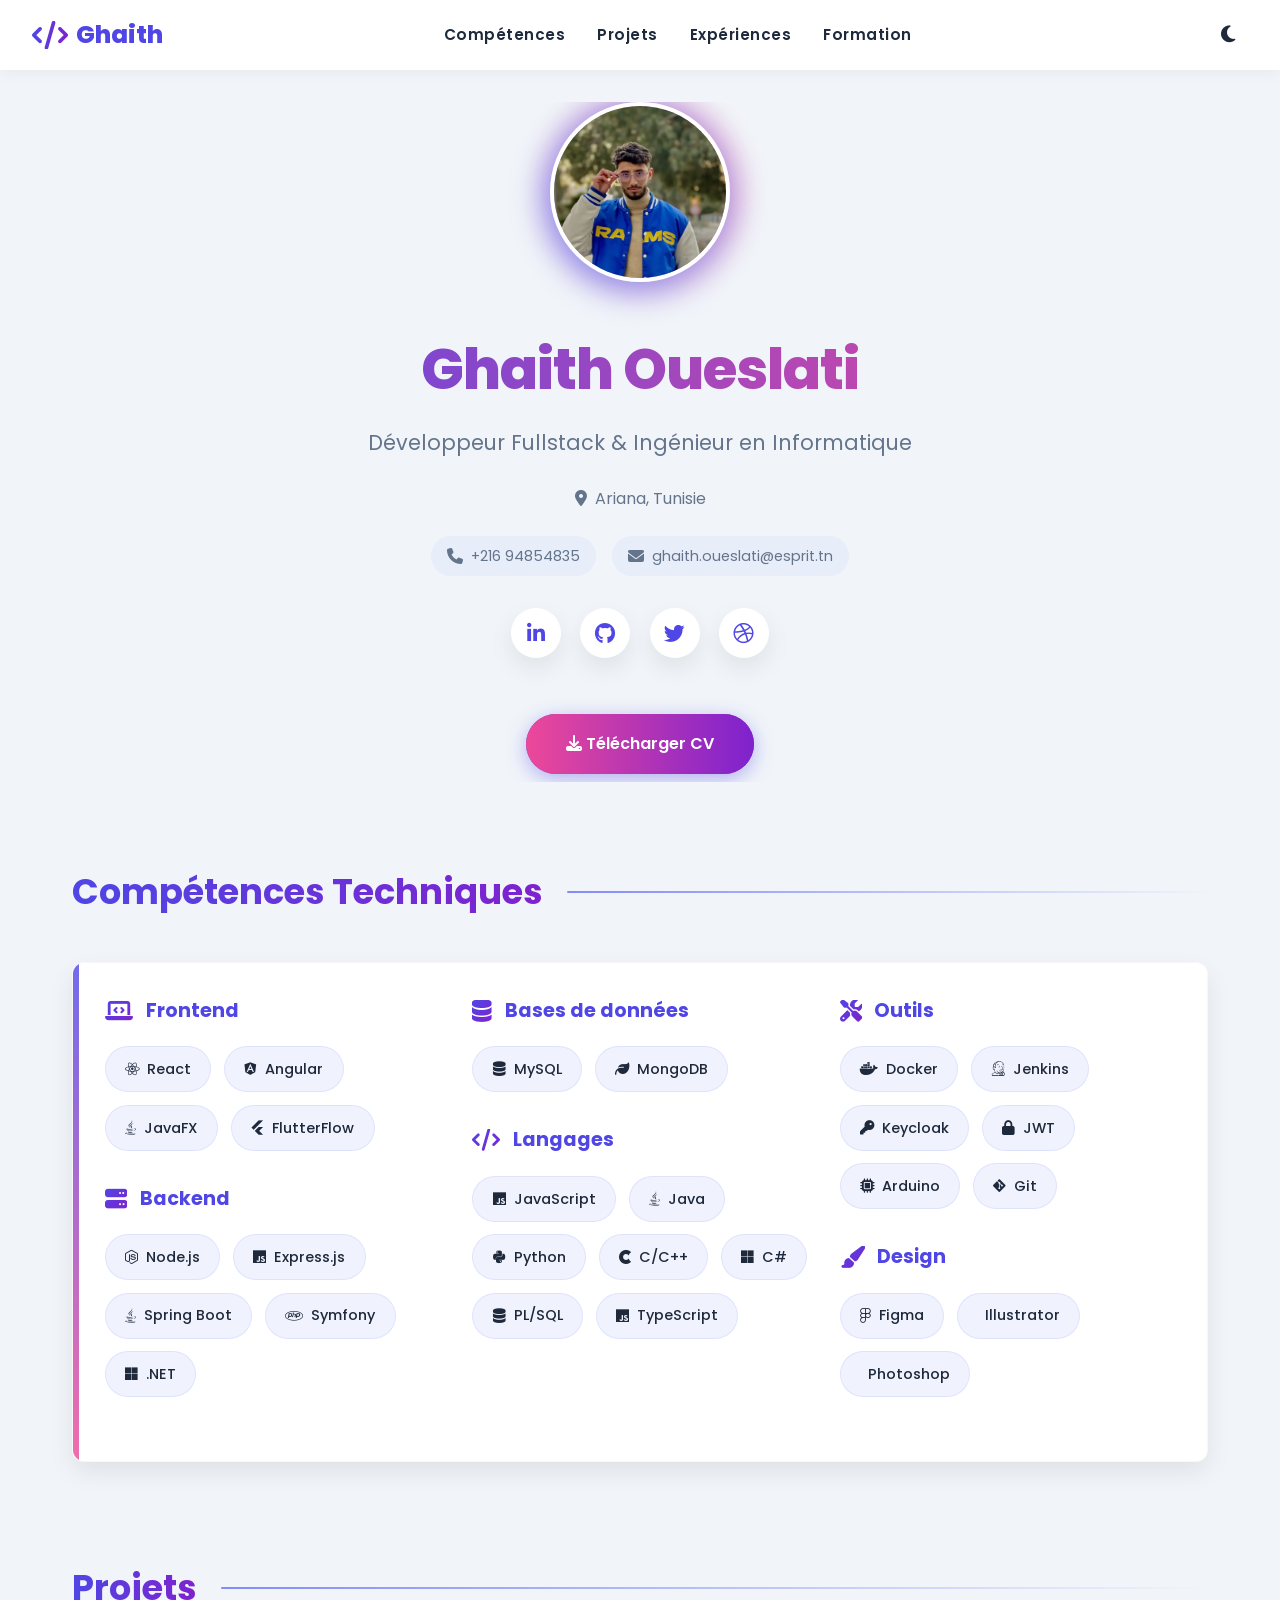
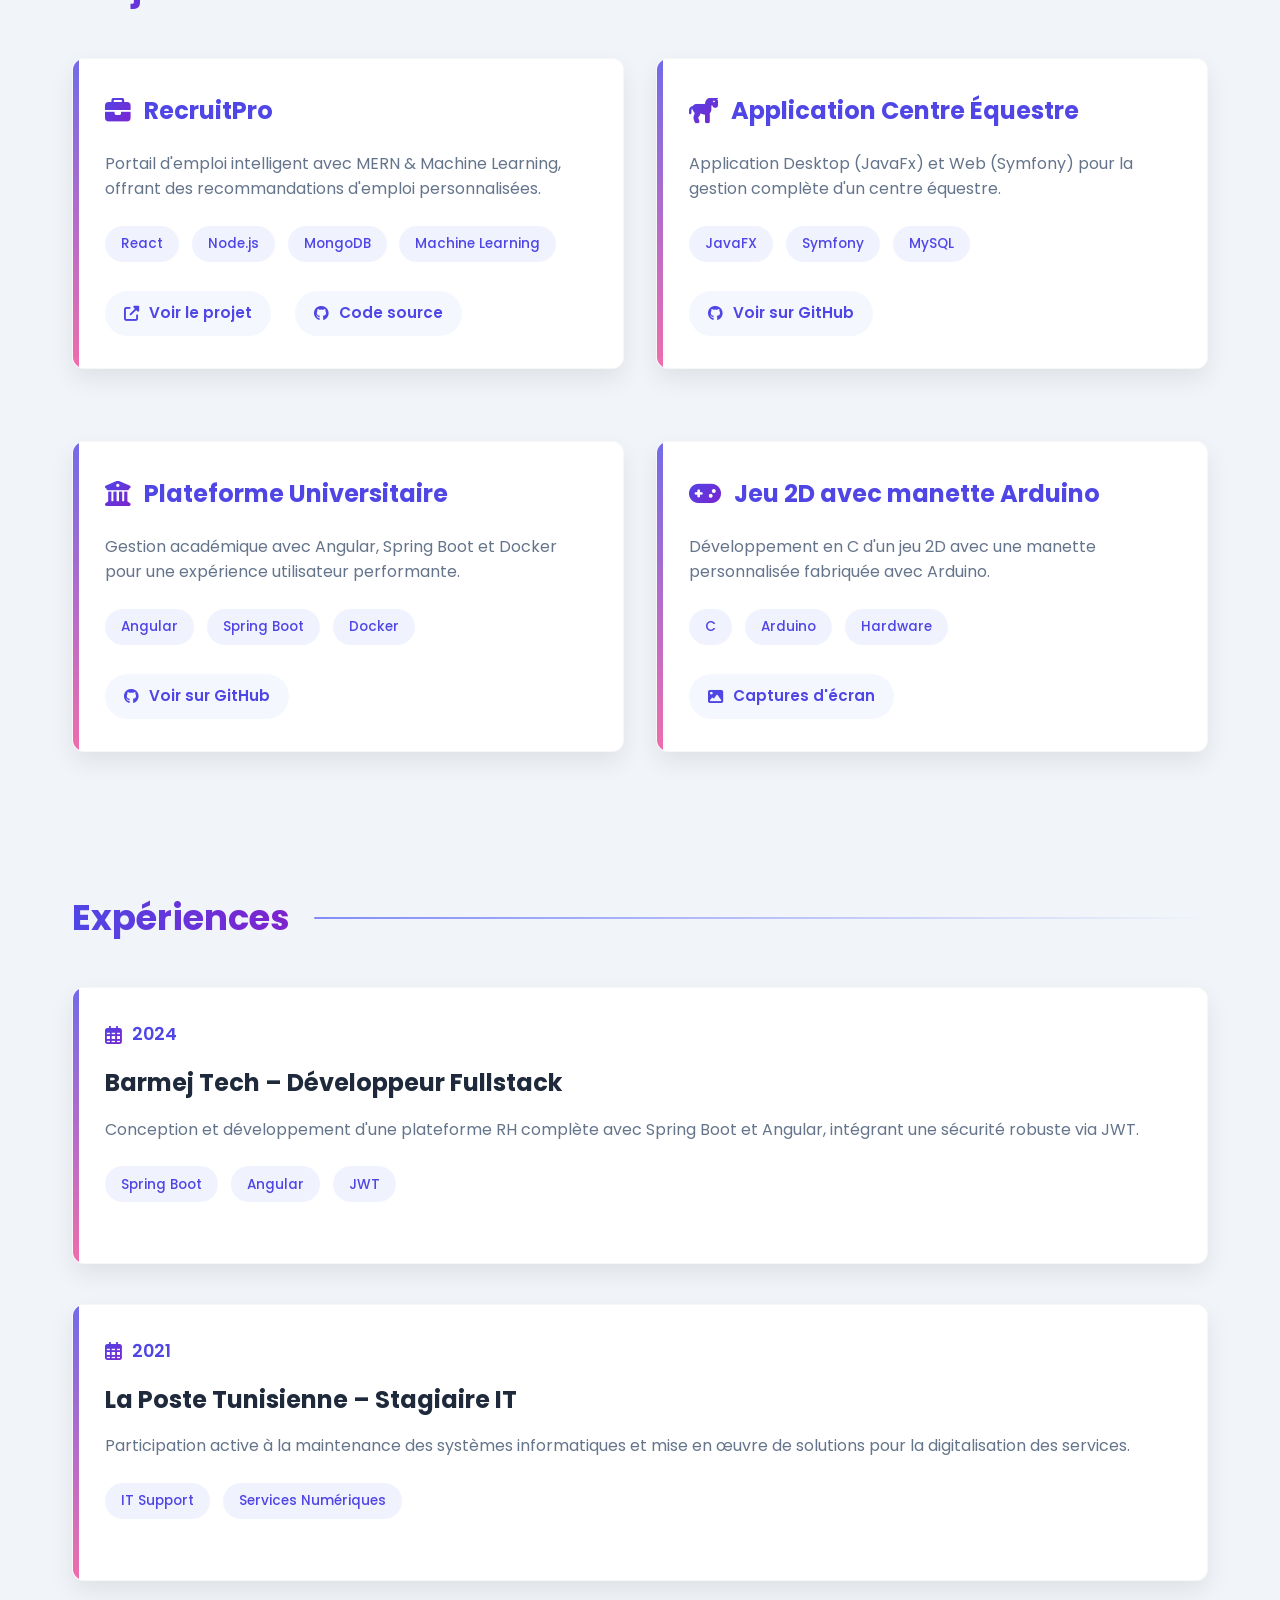
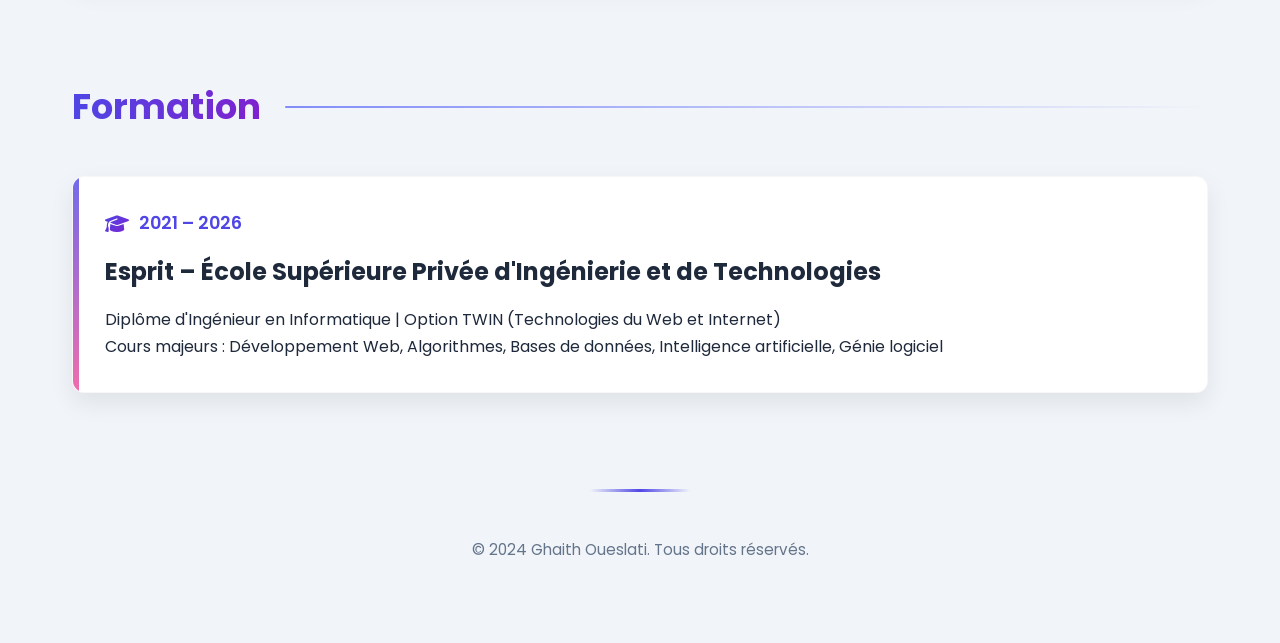
<file: prot.html>
<!DOCTYPE html>
<html lang="fr">
<head>
  <meta charset="UTF-8">
  <meta name="viewport" content="width=device-width, initial-scale=1.0">
  <title>Portfolio – Ghaith Oueslati</title>
  <link href="https://fonts.googleapis.com/css2?family=Poppins:wght@300;400;600;700;800&family=Montserrat:wght@400;600;700&display=swap" rel="stylesheet">
  <link rel="stylesheet" href="https://cdnjs.cloudflare.com/ajax/libs/font-awesome/6.4.0/css/all.min.css">
  <style>
    :root {
      --primary: #4f46e5;
      --primary-light: #818cf8;
      --secondary: #7e22ce;
      --accent: #ec4899;
      --dark: #0f172a;
      --light: #f1f5f9;
      --text: #1e293b;
      --text-light: #64748b;
      --card-bg: #ffffff;
      --card-shadow: 0 10px 25px rgba(0,0,0,0.08);
      --header-height: 70px;
      --transition: all 0.3s cubic-bezier(0.25, 0.8, 0.25, 1);
      --border-radius: 12px;
    }

    [data-theme="dark"] {
      --primary: #818cf8;
      --primary-light: #a5b4fc;
      --secondary: #c084fc;
      --accent: #f472b6;
      --dark: #0f172a;
      --light: #0f172a;
      --text: #e2e8f0;
      --text-light: #94a3b8;
      --card-bg: #1e293b;
      --card-shadow: 0 10px 25px rgba(0,0,0,0.25);
    }

    * {
      margin: 0;
      padding: 0;
      box-sizing: border-box;
      transition: background-color 0.3s ease, color 0.3s ease, transform 0.3s ease, box-shadow 0.3s ease;
    }

    body {
      font-family: 'Poppins', sans-serif;
      background-color: var(--light);
      color: var(--text);
      line-height: 1.7;
      overflow-x: hidden;
      scroll-behavior: smooth;
      position: relative;
    }

    body::before {
      content: '';
      position: fixed;
      top: 0;
      left: 0;
      width: 100%;
      height: 100%;
      background-image: radial-gradient(var(--primary-light) 0.5px, transparent 0.5px), radial-gradient(var(--primary-light) 0.5px, var(--light) 0.5px);
      background-size: 20px 20px;
      background-position: 0 0, 10px 10px;
      opacity: 0.05;
      z-index: -1;
    }

    [data-theme="dark"] body::before {
      opacity: 0.03;
    }

    .container {
      max-width: 1200px;
      margin: 0 auto;
      padding: 2rem;
      padding-top: calc(var(--header-height) + 2rem);
    }

    /* Navbar */
    .navbar {
      position: fixed;
      top: 0;
      left: 0;
      width: 100%;
      height: var(--header-height);
      background-color: rgba(255, 255, 255, 0.95);
      backdrop-filter: blur(10px);
      -webkit-backdrop-filter: blur(10px);
      box-shadow: 0 2px 15px rgba(0,0,0,0.05);
      display: flex;
      justify-content: space-between;
      align-items: center;
      padding: 0 2rem;
      z-index: 1000;
    }

    [data-theme="dark"] .navbar {
      background-color: rgba(30, 41, 59, 0.95);
      box-shadow: 0 2px 15px rgba(0,0,0,0.2);
    }

    .logo {
      font-weight: 800;
      font-size: 1.5rem;
      color: var(--primary);
      text-decoration: none;
      display: flex;
      align-items: center;
      gap: 0.5rem;
    }

    .logo i {
      background: linear-gradient(90deg, var(--primary), var(--secondary));
      -webkit-background-clip: text;
      -webkit-text-fill-color: transparent;
      font-size: 1.8rem;
    }

    .nav-links {
      display: flex;
      gap: 2rem;
    }

    .nav-links a {
      text-decoration: none;
      color: var(--text);
      font-weight: 600;
      position: relative;
      padding: 5px 0;
      font-size: 0.95rem;
      letter-spacing: 0.5px;
    }

    .nav-links a::after {
      content: '';
      position: absolute;
      bottom: 0;
      left: 0;
      width: 0;
      height: 2px;
      background: linear-gradient(90deg, var(--primary), var(--accent));
      transition: var(--transition);
      border-radius: 10px;
    }

    .nav-links a:hover::after {
      width: 100%;
    }

    .theme-toggle {
      background: none;
      border: none;
      color: var(--text);
      font-size: 1.2rem;
      cursor: pointer;
      margin-left: 1rem;
      width: 40px;
      height: 40px;
      border-radius: 50%;
      display: flex;
      align-items: center;
      justify-content: center;
      transition: var(--transition);
    }

    .theme-toggle:hover {
      background-color: rgba(0,0,0,0.05);
    }

    [data-theme="dark"] .theme-toggle:hover {
      background-color: rgba(255,255,255,0.05);
    }

    /* Header */
    header {
      text-align: center;
      margin-bottom: 5rem;
      animation: fadeIn 1s ease;
      position: relative;
      overflow: hidden;
    }

    .profile-container {
      position: relative;
      margin-bottom: 2rem;
      animation: scaleIn 1.2s ease;
    }

    .profile-pic {
      width: 180px;
      height: 180px;
      border-radius: 50%;
      object-fit: cover;
      margin: 0 auto;
      border: 4px solid white;
      box-shadow: 0 0 25px rgba(67, 97, 238, 0.3);
      position: relative;
      z-index: 2;
    }

    .profile-bg {
      position: absolute;
      top: 50%;
      left: 50%;
      transform: translate(-50%, -50%);
      width: 200px;
      height: 200px;
      background: linear-gradient(45deg, var(--primary), var(--accent));
      border-radius: 50%;
      filter: blur(15px);
      opacity: 0.5;
      z-index: 1;
    }

    h1 {
      font-size: 3.5rem;
      font-weight: 800;
      margin-bottom: 0.5rem;
      background: linear-gradient(90deg, var(--primary), var(--accent));
      -webkit-background-clip: text;
      -webkit-text-fill-color: transparent;
      letter-spacing: -1px;
      animation: fadeIn 1s ease 0.2s both;
    }

    .subtitle {
      font-size: 1.3rem;
      color: var(--text-light);
      margin-bottom: 1.5rem;
      animation: fadeIn 1s ease 0.4s both;
    }

    .location {
      display: flex;
      align-items: center;
      justify-content: center;
      gap: 0.5rem;
      margin-bottom: 1.5rem;
      color: var(--text-light);
      animation: fadeIn 1s ease 0.6s both;
    }
    
    .contact-info {
      display: flex;
      justify-content: center;
      flex-wrap: wrap;
      gap: 1rem;
      animation: fadeIn 1s ease 0.8s both;
    }

    .contact-info a {
      display: flex;
      align-items: center;
      gap: 0.5rem;
      color: var(--text-light);
      text-decoration: none;
      padding: 0.5rem 1rem;
      border-radius: 50px;
      background-color: rgba(67, 97, 238, 0.05);
      transition: var(--transition);
      font-size: 0.9rem;
    }

    .contact-info a:hover {
      background-color: var(--primary);
      color: white;
    }

    .contact-info a i {
      font-size: 1rem;
    }

    .socials {
      display: flex;
      justify-content: center;
      gap: 1.2rem;
      margin: 2rem 0;
      animation: fadeIn 1s ease 1s both;
    }

    .socials a {
      display: flex;
      align-items: center;
      justify-content: center;
      width: 50px;
      height: 50px;
      background-color: var(--card-bg);
      border-radius: 50%;
      color: var(--primary);
      text-decoration: none;
      font-size: 1.3rem;
      box-shadow: var(--card-shadow);
      transition: var(--transition);
      position: relative;
      overflow: hidden;
      z-index: 1;
    }

    .socials a::before {
      content: '';
      position: absolute;
      top: 0;
      left: 0;
      width: 100%;
      height: 100%;
      background: linear-gradient(135deg, var(--primary), var(--accent));
      z-index: -1;
      transform: translateY(100%);
      transition: transform 0.3s cubic-bezier(0.65, 0, 0.35, 1);
    }

    .socials a:hover {
      transform: translateY(-5px);
      color: white;
    }

    .socials a:hover::before {
      transform: translateY(0);
    }

    .download-cv {
      display: inline-block;
      padding: 1rem 2.5rem;
      background: linear-gradient(90deg, var(--primary), var(--secondary));
      color: white;
      border-radius: 50px;
      font-weight: 600;
      text-decoration: none;
      box-shadow: 0 5px 20px rgba(79, 70, 229, 0.4);
      transition: var(--transition);
      margin-top: 1.5rem;
      position: relative;
      overflow: hidden;
      z-index: 1;
      animation: fadeIn 1s ease 1s both, pulse 2s ease 3s infinite;
    }

    .download-cv::before {
      content: '';
      position: absolute;
      top: 0;
      left: 0;
      width: 100%;
      height: 100%;
      background: linear-gradient(90deg, var(--accent), var(--secondary), var(--primary));
      z-index: -1;
      background-size: 200% 100%;
      background-position: 0% 0%;
      transition: background-position 0.6s ease;
    }

    .download-cv:hover {
      transform: translateY(-3px);
      box-shadow: 0 8px 25px rgba(79, 70, 229, 0.5);
    }

    .download-cv:hover::before {
      background-position: 100% 0%;
    }

    /* Sections */
    section {
      margin-bottom: 6rem;
      opacity: 0;
      transform: translateY(30px);
      transition: opacity 0.8s ease, transform 0.8s ease;
      position: relative;
    }

    section.visible {
      opacity: 1;
      transform: translateY(0);
    }

    .section-title {
      display: flex;
      align-items: center;
      margin-bottom: 2.5rem;
      position: relative;
    }

    .section-title h2 {
      font-size: 2.2rem;
      font-weight: 700;
      margin-right: 1.5rem;
      background: linear-gradient(90deg, var(--primary), var(--secondary));
      -webkit-background-clip: text;
      -webkit-text-fill-color: transparent;
      white-space: nowrap;
    }

    .section-title::after {
      content: '';
      flex: 1;
      height: 2px;
      background: linear-gradient(90deg, var(--primary-light), transparent);
      border-radius: 2px;
    }

    /* Cards */
    .card {
      background: var(--card-bg);
      border-radius: var(--border-radius);
      padding: 2rem;
      box-shadow: var(--card-shadow);
      margin-bottom: 2.5rem;
      transition: var(--transition);
      position: relative;
      overflow: hidden;
      border: 1px solid rgba(0,0,0,0.03);
    }

    [data-theme="dark"] .card {
      border: 1px solid rgba(255,255,255,0.05);
    }

    .card:hover {
      transform: translateY(-8px);
      box-shadow: 0 20px 40px rgba(0,0,0,0.1);
    }

    .card::before {
      content: '';
      position: absolute;
      top: 0;
      left: 0;
      width: 6px;
      height: 100%;
      background: linear-gradient(to bottom, var(--primary), var(--accent));
      opacity: 0.8;
    }

    /* Skills */
    .skills-container {
      display: grid;
      grid-template-columns: repeat(auto-fill, minmax(320px, 1fr));
      gap: 2rem;
    }

    .skill-category {
      margin-bottom: 2rem;
    }

    .skill-category h3 {
      display: flex;
      align-items: center;
      gap: 0.8rem;
      margin-bottom: 1.2rem;
      color: var(--primary);
      font-size: 1.2rem;
    }

    .skill-category h3 i {
      background: linear-gradient(135deg, var(--primary), var(--secondary));
      -webkit-background-clip: text;
      -webkit-text-fill-color: transparent;
      font-size: 1.4rem;
    }

    .skill-items {
      display: flex;
      flex-wrap: wrap;
      gap: 0.8rem;
    }

    .skill-item {
      background-color: rgba(67, 97, 238, 0.08);
      color: var(--text);
      padding: 0.6rem 1.2rem;
      border-radius: 50px;
      font-size: 0.9rem;
      font-weight: 500;
      transition: var(--transition);
      border: 1px solid rgba(67, 97, 238, 0.1);
      display: flex;
      align-items: center;
      gap: 0.5rem;
    }

    .skill-item:hover {
      background-color: var(--primary);
      color: white;
      transform: translateY(-5px) scale(1.05);
      box-shadow: 0 5px 15px rgba(79, 70, 229, 0.2);
      border-color: var(--primary);
    }

    /* Projects */
    .project-grid {
      display: grid;
      grid-template-columns: repeat(auto-fill, minmax(450px, 1fr));
      gap: 2rem;
    }

    .project-card {
      transition: all 0.4s cubic-bezier(0.175, 0.885, 0.32, 1.275);
      border-radius: var(--border-radius);
    }

    .project-card:hover {
      transform: translateY(-12px) scale(1.02);
    }

    .project-card h3 {
      display: flex;
      align-items: center;
      gap: 0.8rem;
      margin-bottom: 1.2rem;
      font-size: 1.5rem;
      color: var(--primary);
    }

    .project-card h3 i {
      background: linear-gradient(135deg, var(--primary), var(--secondary));
      -webkit-background-clip: text;
      -webkit-text-fill-color: transparent;
      font-size: 1.6rem;
    }

    .project-description {
      margin-bottom: 1.5rem;
      line-height: 1.6;
      color: var(--text-light);
    }

    .tech-tags {
      display: flex;
      flex-wrap: wrap;
      gap: 0.8rem;
      margin-bottom: 1.8rem;
    }

    .tech-tag {
      background-color: rgba(67, 97, 238, 0.08);
      color: var(--primary);
      padding: 0.4rem 1rem;
      border-radius: 50px;
      font-size: 0.85rem;
      font-weight: 500;
      transition: var(--transition);
    }

    .project-card:hover .tech-tag {
      background-color: rgba(67, 97, 238, 0.15);
    }

    .project-links {
      display: flex;
      gap: 1.5rem;
    }

    .project-links a {
      display: flex;
      align-items: center;
      gap: 0.6rem;
      text-decoration: none;
      color: var(--primary);
      font-weight: 600;
      font-size: 0.95rem;
      transition: var(--transition);
      padding: 0.6rem 1.2rem;
      border-radius: 50px;
      background-color: rgba(67, 97, 238, 0.05);
    }

    .project-links a:hover {
      color: white;
      background-color: var(--primary);
      transform: translateY(-3px);
    }

    /* Experiences */
    .experience-card {
      position: relative;
      z-index: 1;
    }

    .experience-date {
      color: var(--primary);
      font-weight: 600;
      margin-bottom: 0.8rem;
      display: flex;
      align-items: center;
      gap: 0.6rem;
      font-size: 1.1rem;
    }

    .experience-date i {
      background: linear-gradient(135deg, var(--primary), var(--secondary));
      -webkit-background-clip: text;
      -webkit-text-fill-color: transparent;
      font-size: 1.2rem;
    }

    .experience-card h3 {
      font-size: 1.5rem;
      margin-bottom: 0.8rem;
      color: var(--text);
    }

    .experience-card p {
      margin-bottom: 1.5rem;
      color: var(--text-light);
      line-height: 1.6;
    }

    /* Education */
    .education-card {
      position: relative;
    }

    .education-card h3 {
      font-size: 1.5rem;
      margin-bottom: 0.8rem;
      color: var(--text);
    }

    /* Footer */
    footer {
      text-align: center;
      padding: 3rem 0;
      color: var(--text-light);
      font-size: 0.95rem;
      position: relative;
      margin-top: 2rem;
    }

    footer::before {
      content: '';
      position: absolute;
      top: 0;
      left: 50%;
      transform: translateX(-50%);
      width: 100px;
      height: 3px;
      background: linear-gradient(90deg, transparent, var(--primary), transparent);
      border-radius: 3px;
    }

    /* Animations */
    @keyframes fadeIn {
      from { opacity: 0; transform: translateY(-20px); }
      to { opacity: 1; transform: translateY(0); }
    }

    @keyframes scaleIn {
      from { transform: scale(0.9); opacity: 0; }
      to { transform: scale(1); opacity: 1; }
    }

    @keyframes slideInRight {
      from { transform: translateX(30px); opacity: 0; }
      to { transform: translateX(0); opacity: 1; }
    }

    @keyframes pulse {
      0% { transform: scale(1); }
      50% { transform: scale(1.05); }
      100% { transform: scale(1); }
    }

    .profile-container {
      animation: scaleIn 1.2s ease;
    }

    h1 {
      animation: fadeIn 1s ease 0.2s both;
    }

    .subtitle {
      animation: fadeIn 1s ease 0.4s both;
    }

    .location, .contact-info {
      animation: fadeIn 1s ease 0.6s both;
    }

    .socials {
      animation: fadeIn 1s ease 0.8s both;
    }

    .download-cv {
      animation: fadeIn 1s ease 1s both, pulse 2s ease 3s infinite;
    }

    /* Media Queries */
    @media (max-width: 768px) {
      .navbar {
        padding: 0 1rem;
      }
      
      .nav-links {
        display: none;
      }
      
      h1 {
        font-size: 2.5rem;
      }
      
      .skills-container {
        grid-template-columns: 1fr;
      }

      .project-grid {
        grid-template-columns: 1fr;
      }

      .profile-pic {
        width: 150px;
        height: 150px;
      }

      .profile-bg {
        width: 170px;
        height: 170px;
      }
    }

    /* Mobile Menu */
    .mobile-menu-btn {
      display: none;
      background: none;
      border: none;
      color: var(--text);
      font-size: 1.5rem;
      cursor: pointer;
    }

    @media (max-width: 768px) {
      .mobile-menu-btn {
        display: block;
      }
    }
  </style>
</head>
<body>
  <!-- Navbar -->
  <nav class="navbar">
    <a href="#" class="logo">
      <i class="fas fa-code"></i> Ghaith
    </a>
    <div class="nav-links">
      <a href="#competences">Compétences</a>
      <a href="#projets">Projets</a>
      <a href="#experiences">Expériences</a>
      <a href="#formation">Formation</a>
    </div>
    <div style="display: flex; align-items: center;">
      <button class="theme-toggle" id="themeToggle">
        <i class="fas fa-moon"></i>
      </button>
      <button class="mobile-menu-btn">
        <i class="fas fa-bars"></i>
      </button>
    </div>
  </nav>

  <div class="container">
    <header>
      <div class="profile-container">
        <img src="img/Screenshot 2025-04-01 033251.png" alt="Ghaith Oueslati" class="profile-pic">
        <div class="profile-bg"></div>
      </div>
      <h1>Ghaith Oueslati</h1>
      <p class="subtitle">Développeur Fullstack & Ingénieur en Informatique</p>
      <div class="location">
        <i class="fas fa-map-marker-alt"></i>
        <span>Ariana, Tunisie</span>
      </div>
      <div class="contact-info">
        <a href="tel:+21694854835">
          <i class="fas fa-phone"></i> +216 94854835
        </a>
        <a href="mailto:ghaith.oueslati@esprit.tn">
          <i class="fas fa-envelope"></i> ghaith.oueslati@esprit.tn
        </a>
      </div>
      <div class="socials">
        <a href="https://www.linkedin.com/in/ghayth-weslati-520394266/" target="_blank" title="LinkedIn">
          <i class="fab fa-linkedin-in"></i>
        </a>
        <a href="https://github.com/ghayth002" target="_blank" title="GitHub">
          <i class="fab fa-github"></i>
        </a>
        <a href="#" title="Twitter">
          <i class="fab fa-twitter"></i>
        </a>
        <a href="#" title="Dribbble">
          <i class="fab fa-dribbble"></i>
        </a>
      </div>
      <a href="#" class="download-cv">
        <i class="fas fa-download"></i> Télécharger CV
      </a>
    </header>

    <section id="competences">
      <div class="section-title">
      <h2>Compétences Techniques</h2>
      </div>
      <div class="card skills-card">
        <div class="skills-container">
          <div>
            <div class="skill-category">
              <h3><i class="fas fa-laptop-code"></i> Frontend</h3>
              <div class="skill-items">
                <span class="skill-item"><i class="fab fa-react"></i> React</span>
                <span class="skill-item"><i class="fab fa-angular"></i> Angular</span>
                <span class="skill-item"><i class="fab fa-java"></i> JavaFX</span>
                <span class="skill-item"><i class="fab fa-flutter"></i> FlutterFlow</span>
              </div>
            </div>
            <div class="skill-category">
              <h3><i class="fas fa-server"></i> Backend</h3>
              <div class="skill-items">
                <span class="skill-item"><i class="fab fa-node-js"></i> Node.js</span>
                <span class="skill-item"><i class="fab fa-js"></i> Express.js</span>
                <span class="skill-item"><i class="fab fa-java"></i> Spring Boot</span>
                <span class="skill-item"><i class="fab fa-php"></i> Symfony</span>
                <span class="skill-item"><i class="fab fa-microsoft"></i> .NET</span>
              </div>
            </div>
          </div>
          <div>
            <div class="skill-category">
              <h3><i class="fas fa-database"></i> Bases de données</h3>
              <div class="skill-items">
                <span class="skill-item"><i class="fas fa-database"></i> MySQL</span>
                <span class="skill-item"><i class="fas fa-leaf"></i> MongoDB</span>
              </div>
            </div>
            <div class="skill-category">
              <h3><i class="fas fa-code"></i> Langages</h3>
              <div class="skill-items">
                <span class="skill-item"><i class="fab fa-js"></i> JavaScript</span>
                <span class="skill-item"><i class="fab fa-java"></i> Java</span>
                <span class="skill-item"><i class="fab fa-python"></i> Python</span>
                <span class="skill-item"><i class="fab fa-cuttlefish"></i> C/C++</span>
                <span class="skill-item"><i class="fab fa-microsoft"></i> C#</span>
                <span class="skill-item"><i class="fas fa-database"></i> PL/SQL</span>
                <span class="skill-item"><i class="fab fa-js"></i> TypeScript</span>
              </div>
            </div>
          </div>
          <div>
            <div class="skill-category">
              <h3><i class="fas fa-tools"></i> Outils</h3>
              <div class="skill-items">
                <span class="skill-item"><i class="fab fa-docker"></i> Docker</span>
                <span class="skill-item"><i class="fab fa-jenkins"></i> Jenkins</span>
                <span class="skill-item"><i class="fas fa-key"></i> Keycloak</span>
                <span class="skill-item"><i class="fas fa-lock"></i> JWT</span>
                <span class="skill-item"><i class="fas fa-microchip"></i> Arduino</span>
                <span class="skill-item"><i class="fab fa-git-alt"></i> Git</span>
              </div>
            </div>
            <div class="skill-category">
              <h3><i class="fas fa-paint-brush"></i> Design</h3>
              <div class="skill-items">
                <span class="skill-item"><i class="fab fa-figma"></i> Figma</span>
                <span class="skill-item"><i class="fab fa-adobe"></i> Illustrator</span>
                <span class="skill-item"><i class="fab fa-adobe"></i> Photoshop</span>
              </div>
            </div>
          </div>
        </div>
      </div>
    </section>

    <section id="projets">
      <div class="section-title">
      <h2>Projets</h2>
      </div>
      <div class="project-grid">
        <div class="card project-card">
          <h3><i class="fas fa-briefcase"></i> RecruitPro</h3>
          <p class="project-description">Portail d'emploi intelligent avec MERN & Machine Learning, offrant des recommandations d'emploi personnalisées.</p>
          <div class="tech-tags">
            <span class="tech-tag">React</span>
            <span class="tech-tag">Node.js</span>
            <span class="tech-tag">MongoDB</span>
            <span class="tech-tag">Machine Learning</span>
          </div>
          <div class="project-links">
            <a href="#" target="_blank"><i class="fas fa-external-link-alt"></i> Voir le projet</a>
            <a href="#" target="_blank"><i class="fab fa-github"></i> Code source</a>
          </div>
        </div>
        <div class="card project-card">
          <h3><i class="fas fa-horse"></i> Application Centre Équestre</h3>
          <p class="project-description">Application Desktop (JavaFx) et Web (Symfony) pour la gestion complète d'un centre équestre.</p>
          <div class="tech-tags">
            <span class="tech-tag">JavaFX</span>
            <span class="tech-tag">Symfony</span>
            <span class="tech-tag">MySQL</span>
          </div>
          <div class="project-links">
            <a href="https://github.com/ghayth002/PiDev-EquitationCenter" target="_blank">
              <i class="fab fa-github"></i> Voir sur GitHub
            </a>
          </div>
        </div>
        <div class="card project-card">
          <h3><i class="fas fa-university"></i> Plateforme Universitaire</h3>
          <p class="project-description">Gestion académique avec Angular, Spring Boot et Docker pour une expérience utilisateur performante.</p>
          <div class="tech-tags">
            <span class="tech-tag">Angular</span>
            <span class="tech-tag">Spring Boot</span>
            <span class="tech-tag">Docker</span>
          </div>
        <div class="project-links">
            <a href="https://github.com/Samirtemtem/EquitationCenter-Pegase" target="_blank">
              <i class="fab fa-github"></i> Voir sur GitHub
            </a>
          </div>
        </div>
        <div class="card project-card">
          <h3><i class="fas fa-gamepad"></i> Jeu 2D avec manette Arduino</h3>
          <p class="project-description">Développement en C d'un jeu 2D avec une manette personnalisée fabriquée avec Arduino.</p>
          <div class="tech-tags">
            <span class="tech-tag">C</span>
            <span class="tech-tag">Arduino</span>
            <span class="tech-tag">Hardware</span>
      </div>
        <div class="project-links">
            <a href="#" target="_blank"><i class="fas fa-image"></i> Captures d'écran</a>
          </div>
        </div>
      </div>
    </section>

    <section id="experiences">
      <div class="section-title">
      <h2>Expériences</h2>
      </div>
      <div class="card experience-card">
        <div class="experience-date">
          <i class="far fa-calendar-alt"></i> 2024
        </div>
        <h3>Barmej Tech – Développeur Fullstack</h3>
        <p>Conception et développement d'une plateforme RH complète avec Spring Boot et Angular, intégrant une sécurité robuste via JWT.</p>
        <div class="tech-tags">
          <span class="tech-tag">Spring Boot</span>
          <span class="tech-tag">Angular</span>
          <span class="tech-tag">JWT</span>
        </div>
      </div>
      <div class="card experience-card">
        <div class="experience-date">
          <i class="far fa-calendar-alt"></i> 2021
        </div>
        <h3>La Poste Tunisienne – Stagiaire IT</h3>
        <p>Participation active à la maintenance des systèmes informatiques et mise en œuvre de solutions pour la digitalisation des services.</p>
        <div class="tech-tags">
          <span class="tech-tag">IT Support</span>
          <span class="tech-tag">Services Numériques</span>
        </div>
      </div>
    </section>

    <section id="formation">
      <div class="section-title">
      <h2>Formation</h2>
      </div>
      <div class="card education-card">
        <div class="experience-date">
          <i class="fas fa-graduation-cap"></i> 2021 – 2026
        </div>
        <h3>Esprit – École Supérieure Privée d'Ingénierie et de Technologies</h3>
        <p>Diplôme d'Ingénieur en Informatique | Option TWIN (Technologies du Web et Internet)</p>
        <p>Cours majeurs : Développement Web, Algorithmes, Bases de données, Intelligence artificielle, Génie logiciel</p>
      </div>
    </section>

    <footer>
      <p>© 2024 Ghaith Oueslati. Tous droits réservés.</p>
    </footer>
  </div>

  <script>
    // Intersection Observer for animations
    const sections = document.querySelectorAll('section');
    const observer = new IntersectionObserver(entries => {
      entries.forEach(entry => {
        if (entry.isIntersecting) {
          entry.target.classList.add('visible');
        }
      });
    }, { threshold: 0.1 });

    sections.forEach(section => {
      observer.observe(section);
    });

    // Dark/Light mode toggle
    const themeToggle = document.getElementById('themeToggle');
    const icon = themeToggle.querySelector('i');
    
    // Check for saved theme preference
    if (localStorage.getItem('theme') === 'dark') {
      document.body.setAttribute('data-theme', 'dark');
      icon.classList.remove('fa-moon');
      icon.classList.add('fa-sun');
    }
    
    themeToggle.addEventListener('click', () => {
      if (document.body.getAttribute('data-theme') === 'dark') {
        document.body.removeAttribute('data-theme');
        localStorage.setItem('theme', 'light');
        icon.classList.remove('fa-sun');
        icon.classList.add('fa-moon');
      } else {
        document.body.setAttribute('data-theme', 'dark');
        localStorage.setItem('theme', 'dark');
        icon.classList.remove('fa-moon');
        icon.classList.add('fa-sun');
      }
    });

    // Smooth scrolling for anchor links
    document.querySelectorAll('a[href^="#"]').forEach(anchor => {
      anchor.addEventListener('click', function (e) {
        e.preventDefault();
        const targetId = this.getAttribute('href');
        if (targetId === '#') return;
        
        const targetElement = document.querySelector(targetId);
        const navbarHeight = document.querySelector('.navbar').offsetHeight;
        
        window.scrollTo({
          top: targetElement.offsetTop - navbarHeight,
          behavior: 'smooth'
        });
      });
    });
  </script>
</body>
</html>
</file>
